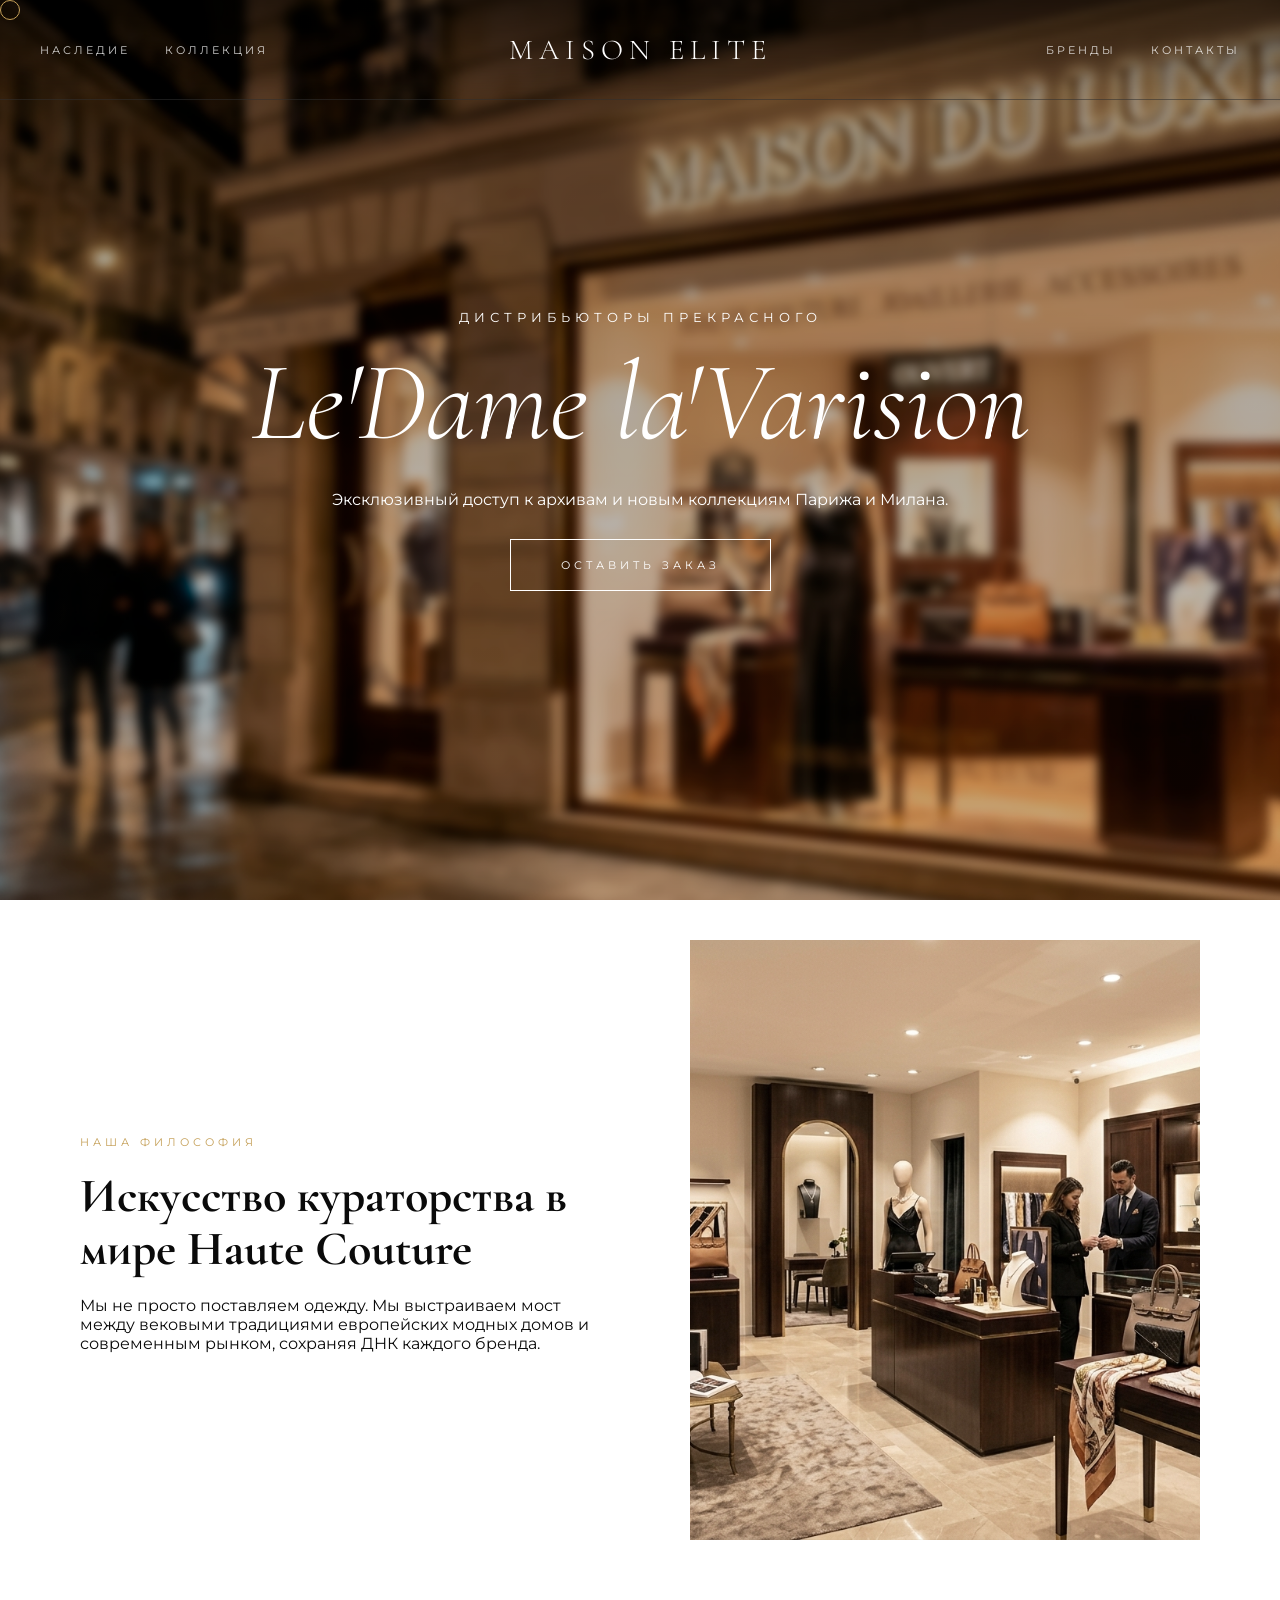
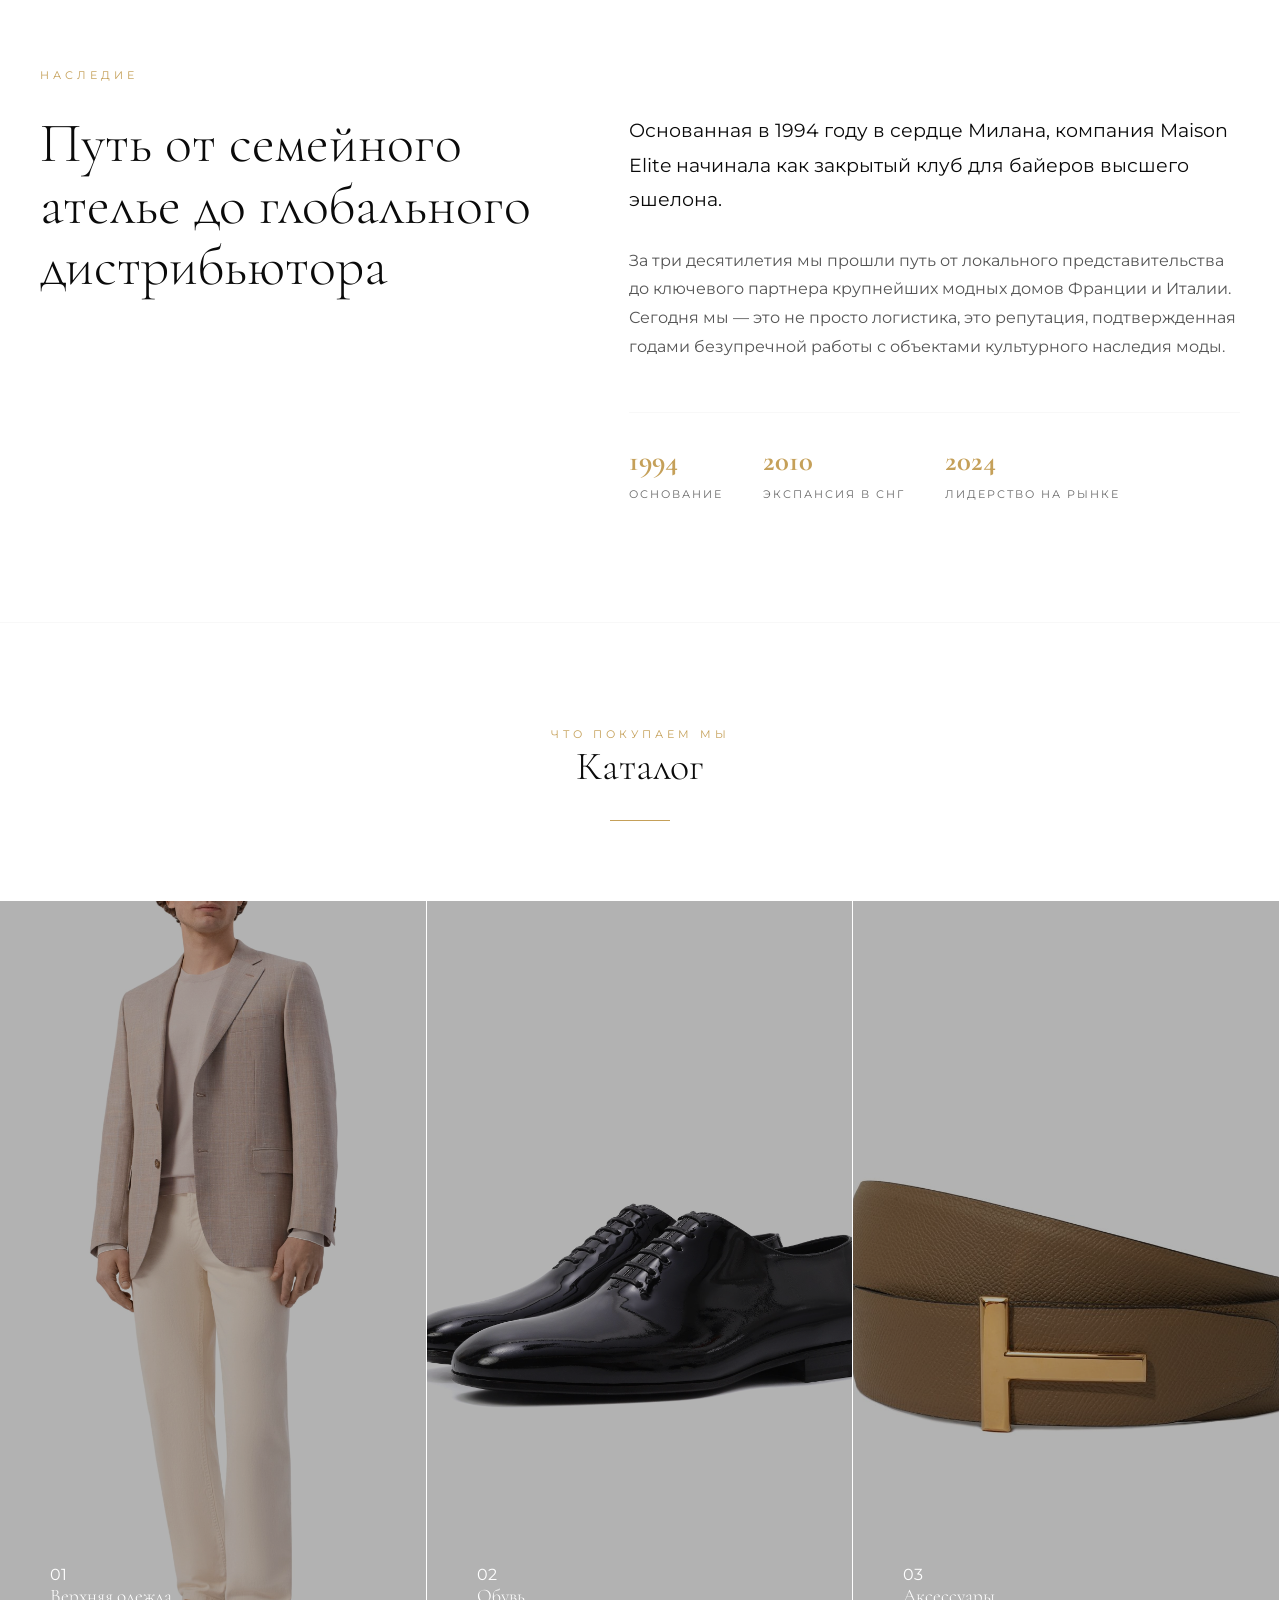
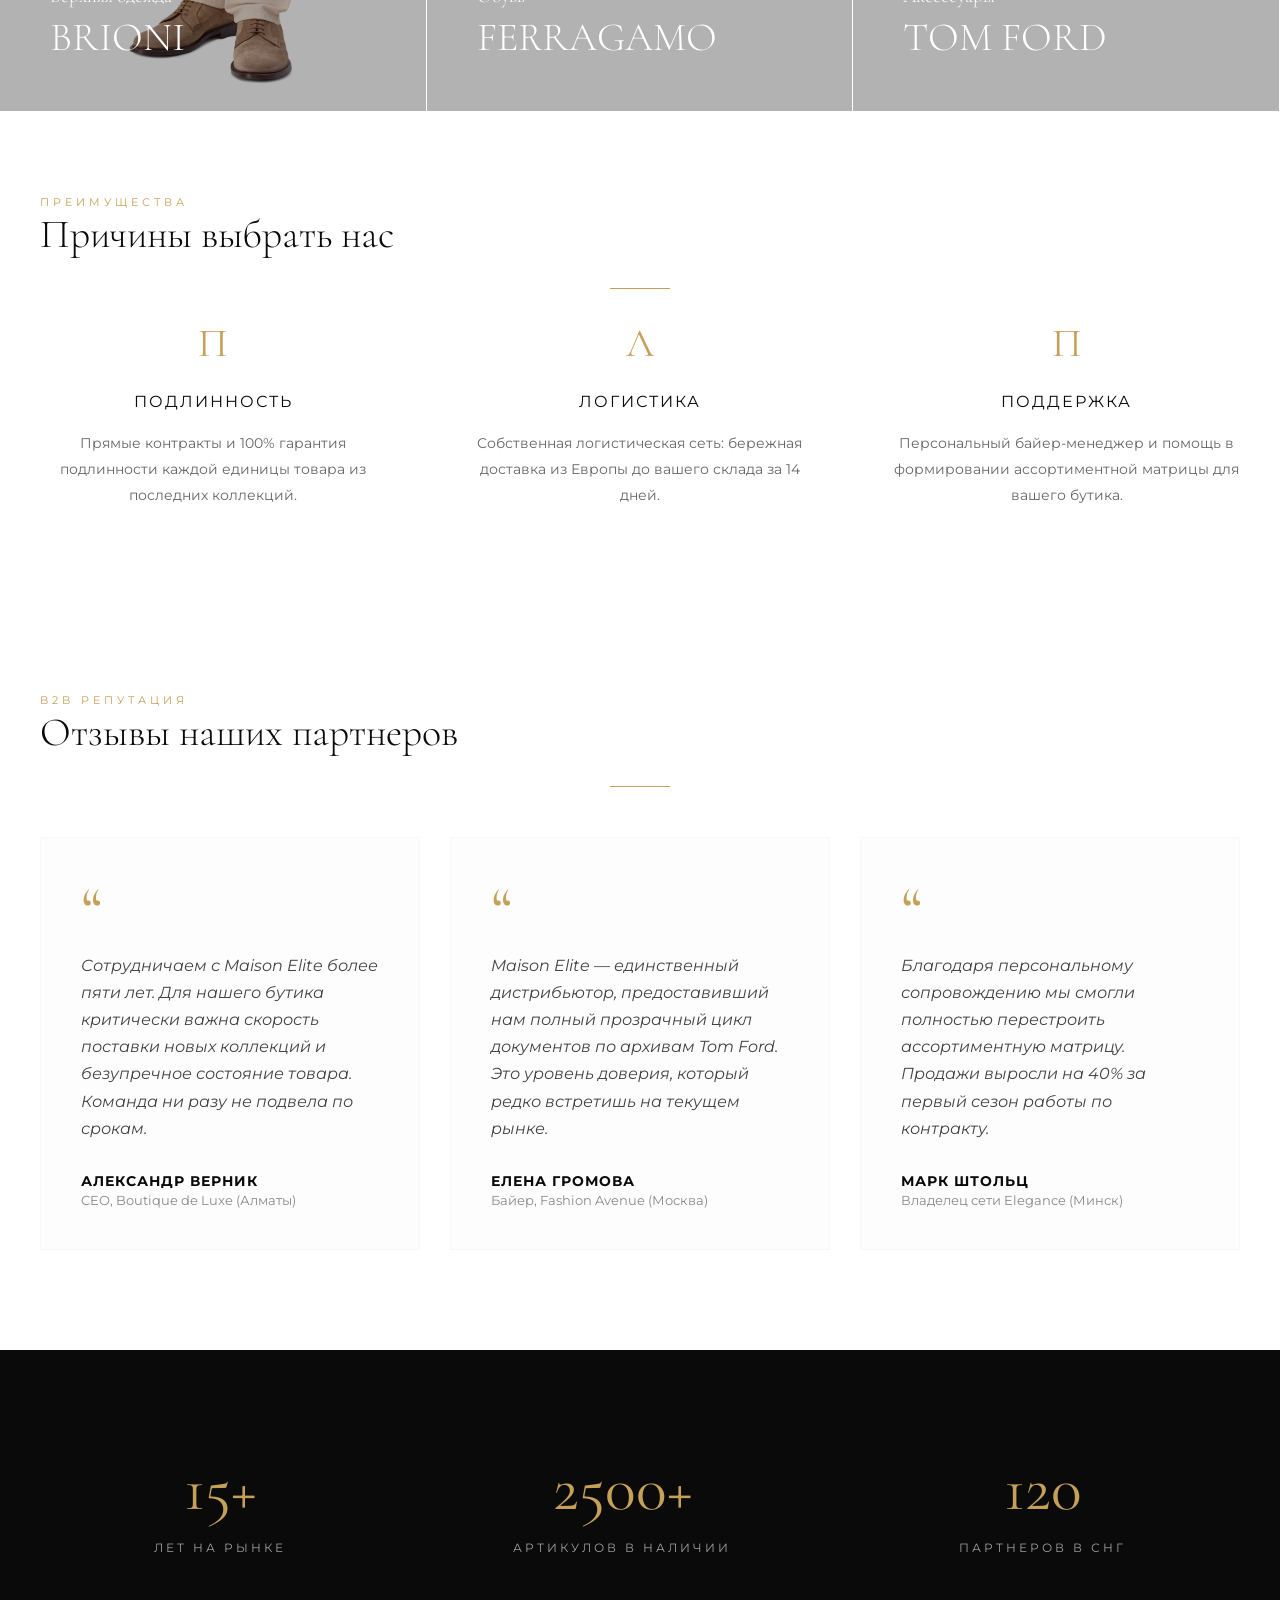
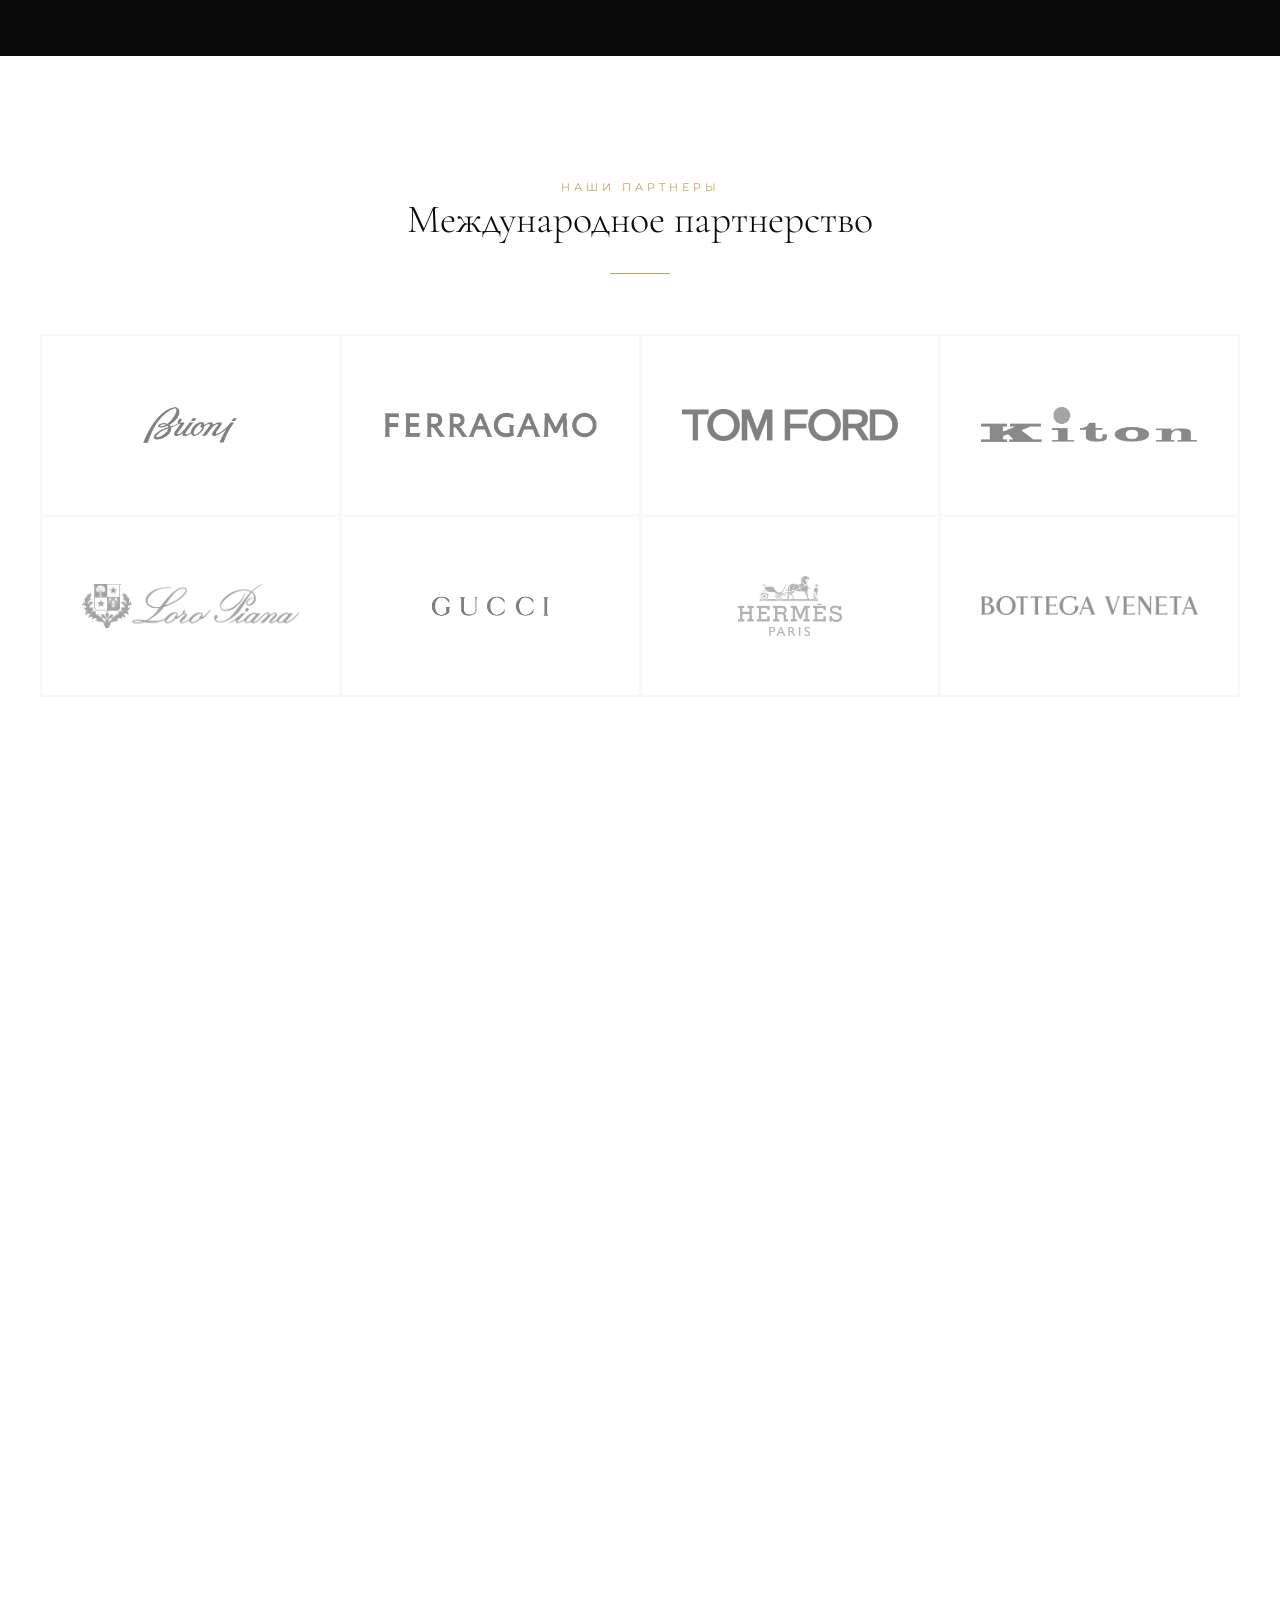
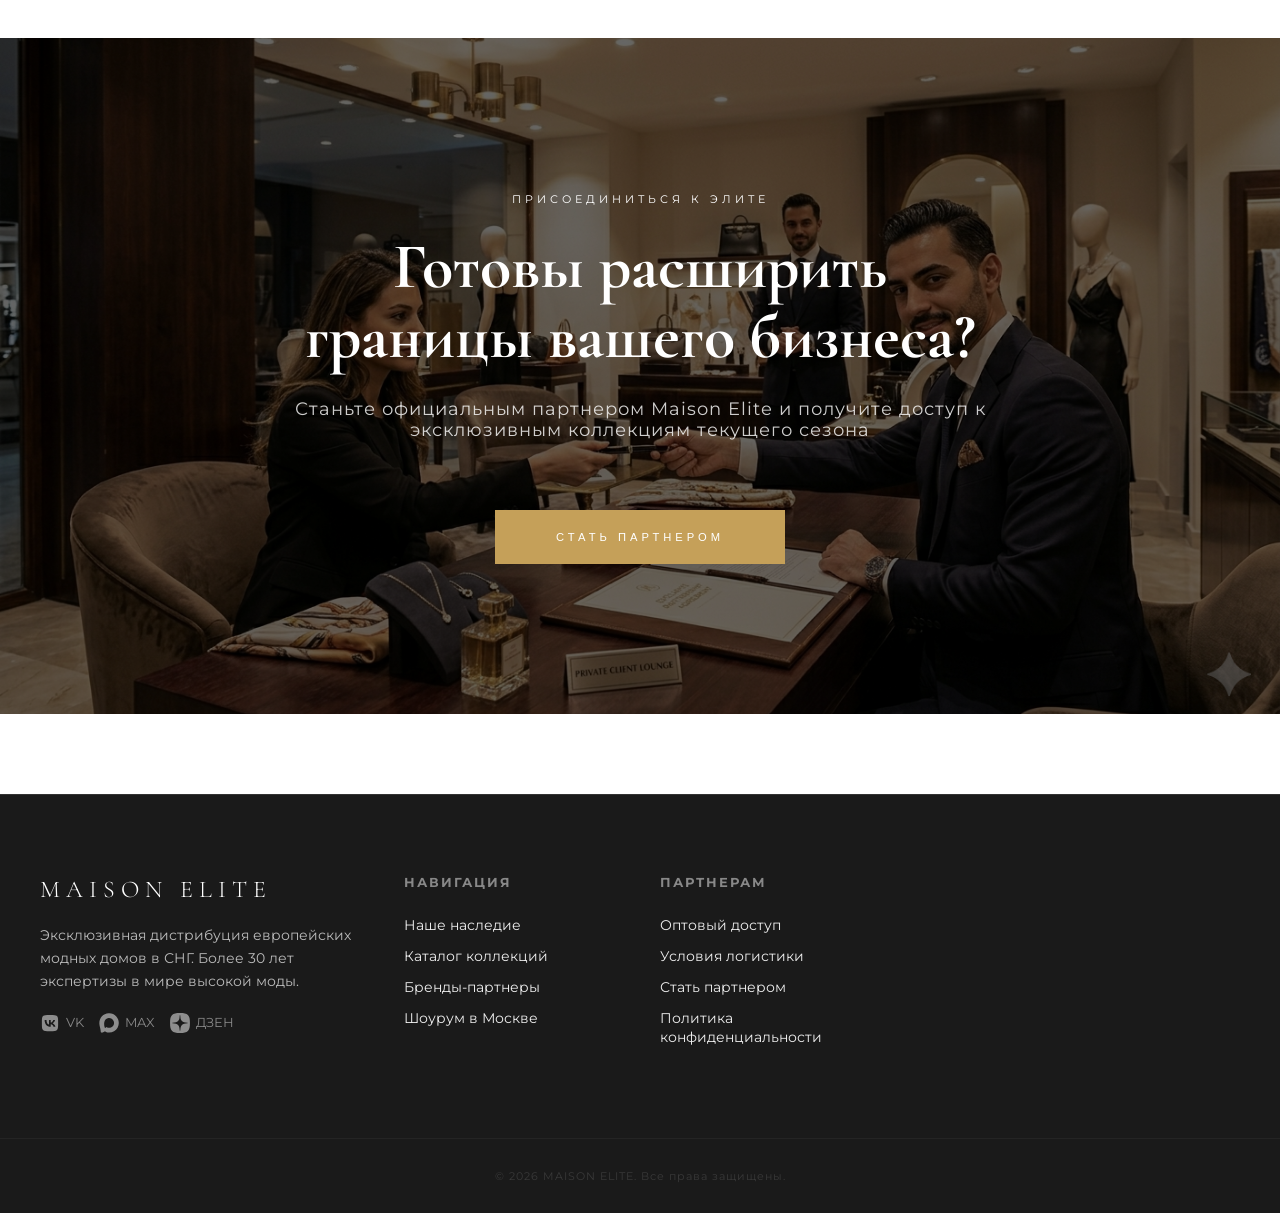
<file: index.html>
<!DOCTYPE html>
<html lang="ru">
<head>
    <meta charset="UTF-8">
    <meta name="viewport" content="width=device-width, initial-scale=1.0">
    <title>MAISON ELITE | Haute Couture Distribution</title>
    <link rel="stylesheet" href="css/style.css">
    <link href="https://fonts.googleapis.com/css2?family=Cormorant+Garamond:ital,wght@0,300;0,500;1,300&family=Montserrat:wght@200;300;400&display=swap" rel="stylesheet">
</head>
<body>

    <div class="cursor"></div>

<header class="header">
    <nav class="nav container">
        <div class="burger" id="burger">
            <span></span>
            <span></span>
        </div>

        <div class="nav-side nav-left-side">
            <a href="#heritage" class="nav-link">Наследие</a>
            <a href="#collections" class="nav-link">Коллекция</a>
        </div>
        
        <a href="#" class="logo">MAISON ELITE</a>
        
        <div class="nav-side nav-right-side">
            <a href="#brands" class="nav-link">Бренды</a>
            <a href="#contact-info" class="nav-link">Контакты</a>
        </div>

        <div class="mobile-menu" id="nav-menu">
            <a href="#heritage" class="nav-link">Наследие</a>
            <a href="#collections" class="nav-link">Коллекция</a>
            <a href="#brands" class="nav-link">Бренды</a>
            <a href="#contact-info" class="nav-link">Контакты</a>
        </div>
    </nav>
</header>

    <section class="hero">
        <div class="hero-bg"></div>
        <div class="hero-content">
            <span class="reveal-text">Дистрибьюторы прекрасного</span>
            <h1>Le'Dame la'Varision</h1>
            <p>Эксклюзивный доступ к архивам и новым коллекциям Парижа и Милана.</p>
            <a href="#contact" class="btn-outline">Оставить заказ</a>
        </div>
    </section>

    <section class="story container fade-in">
        <div class="story-grid">
            <div class="story-text">
                <span class="label">Наша философия</span>
                <h2>Искусство кураторства в мире Haute Couture</h2>
                <p>Мы не просто поставляем одежду. Мы выстраиваем мост между вековыми традициями европейских модных домов и современным рынком, сохраняя ДНК каждого бренда.</p>
            </div>
            <div class="story-image">
                <img src="img/showroom.png" alt="Fashion Atelier">
            </div>
        </div>
    </section>
    <section class="heritage fade-in" id="heritage">
        <div class="container">
            <div class="heritage-content">
                <span class="label">Наследие</span>
                <div class="heritage-grid">
                    <div class="heritage-title">
                        <h2>Путь от семейного ателье до глобального дистрибьютора</h2>
                    </div>
                    <div class="heritage-text">
                        <p class="lead">Основанная в 1994 году в сердце Милана, компания Maison Elite начинала как закрытый клуб для байеров высшего эшелона.</p>
                        <p>За три десятилетия мы прошли путь от локального представительства до ключевого партнера крупнейших модных домов Франции и Италии. Сегодня мы — это не просто логистика, это репутация, подтвержденная годами безупречной работы с объектами культурного наследия моды.</p>
                        <div class="heritage-years">
                            <div class="year-item">
                                <strong>1994</strong>
                                <span>Основание</span>
                            </div>
                            <div class="year-item">
                                <strong>2010</strong>
                                <span>Экспансия в СНГ</span>
                            </div>
                            <div class="year-item">
                                <strong>2024</strong>
                                <span>Лидерство на рынке</span>
                            </div>
                        </div>
                    </div>
                </div>
            </div>
        </div>
    </section>

    <section class="catalog-header container fade-in">
        <div class="section-title">
            <span class="label">ЧТО ПОКУПАЕМ МЫ</span>
            <h2>Каталог</h2>
            <div class="line"></div>
        </div>
    </section>

    <section id="collections" class="collections">
        <div class="collection-item">
            <div class="col-info">
                <span>01</span>
                <h2>Верхняя одежда</h2>
                <h3>Brioni</h3>
            </div>
            <div class="col-img" style="background-image: url('img/BrioniCostume01.jpg');"></div>
        </div>
        <div class="collection-item">
            <div class="col-info">
                <span>02</span>
                <h2>Обувь</h2>
                <h3>Ferragamo</h3>
            </div>
            <div class="col-img" style="background-image: url('img/FerragamoShoes.jpg');"></div>
        </div>
        <div class="collection-item">
            <div class="col-info">
                <span>03</span>
                <h2>Аксессуары</h2>
                <h3>Tom Ford</h3>
            </div>
            <div class="col-img" style="background-image: url('img/TomFortUdavka.jpg');"></div>
        </div>
    </section>

    <section class="services container fade-in">
                <div class="section-title">
            <span class="label">Преимущества</span>
            <h2>Причины выбрать нас</h2>
            <div class="line"></div>
        </div>
        <div class="services-grid">
            <div class="service-card">
                <span class="service-icon">П</span>
                <h4>Подлинность</h4>
                <p>Прямые контракты и 100% гарантия подлинности каждой единицы товара из последних коллекций.</p>
            </div>
            <div class="service-card">
                <span class="service-icon">Л</span>
                <h4>Логистика</h4>
                <p>Собственная логистическая сеть: бережная доставка из Европы до вашего склада за 14 дней.</p>
            </div>
            <div class="service-card">
                <span class="service-icon">П</span>
                <h4>Поддержка</h4>
                <p>Персональный байер-менеджер и помощь в формировании ассортиментной матрицы для вашего бутика.</p>
            </div>
        </div>
    </section>
    <section class="testimonials container fade-in">
        <div class="section-title">
            <span class="label">B2B Репутация</span>
            <h2>Отзывы наших партнеров</h2>
            <div class="line"></div>
        </div>
        <div class="testimonials-grid">
            <div class="testimonial-card">
                <div class="quote-icon">“</div>
                <p class="testimonial-text">Сотрудничаем с Maison Elite более пяти лет. Для нашего бутика критически важна скорость поставки новых коллекций и безупречное состояние товара. Команда ни разу не подвела по срокам.</p>
                <div class="testimonial-author">
                    <strong>Александр Верник</strong>
                    <span>CEO, Boutique de Luxe (Алматы)</span>
                </div>
            </div>

            <div class="testimonial-card">
                <div class="quote-icon">“</div>
                <p class="testimonial-text">Maison Elite — единственный дистрибьютор, предоставивший нам полный прозрачный цикл документов по архивам Tom Ford. Это уровень доверия, который редко встретишь на текущем рынке.</p>
                <div class="testimonial-author">
                    <strong>Елена Громова</strong>
                    <span>Байер, Fashion Avenue (Москва)</span>
                </div>
            </div>

            <div class="testimonial-card">
                <div class="quote-icon">“</div>
                <p class="testimonial-text">Благодаря персональному сопровождению мы смогли полностью перестроить ассортиментную матрицу. Продажи выросли на 40% за первый сезон работы по контракту.</p>
                <div class="testimonial-author">
                    <strong>Марк Штольц</strong>
                    <span>Владелец сети Elegance (Минск)</span>
                </div>
            </div>
        </div>
    </section>
    <section class="stats fade-in">
        <div class="container stats-wrapper">
            <div class="stat-item">
                <span class="stat-num">15+</span>
                <span class="stat-desc">Лет на рынке</span>
            </div>
            <div class="stat-item">
                <span class="stat-num">2500+</span>
                <span class="stat-desc">Артикулов в наличии</span>
            </div>
            <div class="stat-item">
                <span class="stat-num">120</span>
                <span class="stat-desc">Партнеров в СНГ</span>
            </div>
        </div>
    </section>

    <section class="brands container fade-in" id="brands">
        <div class="section-title">
            <span class="label">Наши партнеры</span>
            <h2>Международное партнерство</h2>
            <div class="line"></div>
        </div>
        <div class="brand-grid">
            <div class="brand-item">
                <img src="img/Logos/BrioniLogo.png" alt="Brioni" class="brand-logo">
            </div>
            <div class="brand-item">
                <img src="img/Logos/FerragamoLogo.png" alt="Ferragamo" class="brand-logo">
            </div>
            <div class="brand-item">
                <img src="img/Logos/TomFortLogo.png" alt="Tom Ford" class="brand-logo">
            </div>
            <div class="brand-item">
                <img src="img/Logos/KitonLogo.png" alt="Kiton" class="brand-logo">
            </div>
            <div class="brand-item">
                <img src="img/Logos/LoroPianaLogo.png" alt="Loro Piana" class="brand-logo">
            </div>
            <div class="brand-item">
                <img src="img/Logos/GucciLogo.png" alt="Gucci" class="brand-logo">
            </div>
            <div class="brand-item">
                <img src="img/Logos/LogoHermes.png" alt="Hermes" class="brand-logo">
            </div>
            <div class="brand-item">
                <img src="img/Logos/BottegaVenetaLogo.png" alt="Bottega Veneta" class="brand-logo">
            </div>
        </div>
    </section>
    <section id="contact-info" class="contacts container fade-in">
        <div class="contacts-grid">
            <div class="contacts-details">
                <span class="label">ШОУРУМ</span>
                <h2>Ждем вас в Москве</h2>
                <div class="contact-item-box">
                    <strong>Адрес</strong>
                    <p>ТЦ «Европолис», просп. Мира, 211, корп. 2, Москва</p>
                </div>
                <div class="contact-item-box">
                    <strong>Режим работы</strong>
                    <p>Ежедневно с 11:00 до 22:00</p>
                </div>
                <div class="contact-item-box">
                    <strong>Связь</strong>
                    <p><a href="tel:+79990000000" class="contact-links-new">+7 (999) 000-00-00</a><br><a href="mailto:concierge@maison-elite.ru" class="contact-links-new">concierge@maison-elite.ru</a></p>
                </div>
            </div>
            <div class="map-wrapper">
                <div id="map" style="width: 100%; height: 100%;">
                    <script type="text/javascript" charset="utf-8" async src="https://api-maps.yandex.ru/services/constructor/1.0/js/?um=constructor%3A1226c06dd0ace6f4ce10243c6770631262b937975e9dd9e2a458d444d99174b7&amp;width=1025&amp;height=500&amp;lang=ru_RU&amp;scroll=true"></script>
                </div>
            </div>
        </div>
    </section>
    <section class="cta-section fade-in">
    <div class="cta-bg" style="background-image: url('img/cta_bg.png');"></div>
    <div class="container cta-content">
        <span class="label" style="color: var(--white);">Присоединиться к элите</span>
        <h2>Готовы расширить границы вашего бизнеса?</h2>
        <p>Станьте официальным партнером Maison Elite и получите доступ к эксклюзивным коллекциям текущего сезона</p>
        <button id="open-modal" class="btn-outline main-cta">
            Стать партнером
        </button>
    </div>
</section>
<footer class="footer">
        <div class="container footer-content">
            <div class="footer-column info">
                <a href="#" class="logo">MAISON ELITE</a>
                <p>Эксклюзивная дистрибуция европейских модных домов в СНГ. Более 30 лет экспертизы в мире высокой моды.</p>
                <div class="social-links">
                    <a href="#"><img src="img/vk.svg" alt="VK" width="20" height="20">VK</a>
                    <a href="#"><img src="img/max.svg" alt="MAX" width="20" height="20">MAX</a>
                    <a href="#"><img src="img/dzen.svg" alt="Дзен" width="20" height="20">Дзен</a>
                </div>
            </div>

            <div class="footer-column links">
                <h4>Навигация</h4>
                <ul>
                    <li><a href="#heritage">Наше наследие</a></li>
                    <li><a href="#collections">Каталог коллекций</a></li>
                    <li><a href="#brands">Бренды-партнеры</a></li>
                    <li><a href="#contact-info">Шоурум в Москве</a></li>
                </ul>
            </div>

            <div class="footer-column links">
                <h4>Партнерам</h4>
                <ul>
                    <li><a href="#contact">Оптовый доступ</a></li>
                    <li><a href="#">Условия логистики</a></li>
                    <li><a href="#">Стать партнером</a></li>
                    <li><a href="#">Политика конфиденциальности</a></li>
                </ul>
            </div>
        </div>

        <div class="footer-bottom">
            <div class="container">
                <p>&copy; 2026 MAISON ELITE. Все права защищены.</p>
            </div>
        </div>
    </footer>

    <div class="modal-overlay" id="modal-overlay">
    <div class="modal-content">
        <button class="modal-close" id="modal-close">&times;</button>
        <span class="label">Форма регистрации</span>
        <h2 style="font-family: var(--serif); margin-bottom: 30px;">Стать партнером</h2>
        
        <form class="modal-form">
            <input type="text" placeholder="Фамилия" required>
            <input type="text" placeholder="Имя" required>
            <input type="text" placeholder="Отчество" required>
            <input type="email" placeholder="Электронная почта" required>
            <input type="text" placeholder="ОГРН или номер ИП" required>
            
            <div class="checkbox-wrapper">
                <input type="checkbox" id="fz152" required>
                <label for="fz152">Согласен на обработку <a href="/maisonelite.github.io/privacy.html">персональных данных</a> (152-ФЗ)</label>
            </div>
            
            <button type="submit" class="btn-outline" style="background: var(--black); width: 100%;">Отправить данные</button>
        </form>
    </div>
</div>
</body>
    <script src="js/script.js"></script>
</html>
</file>
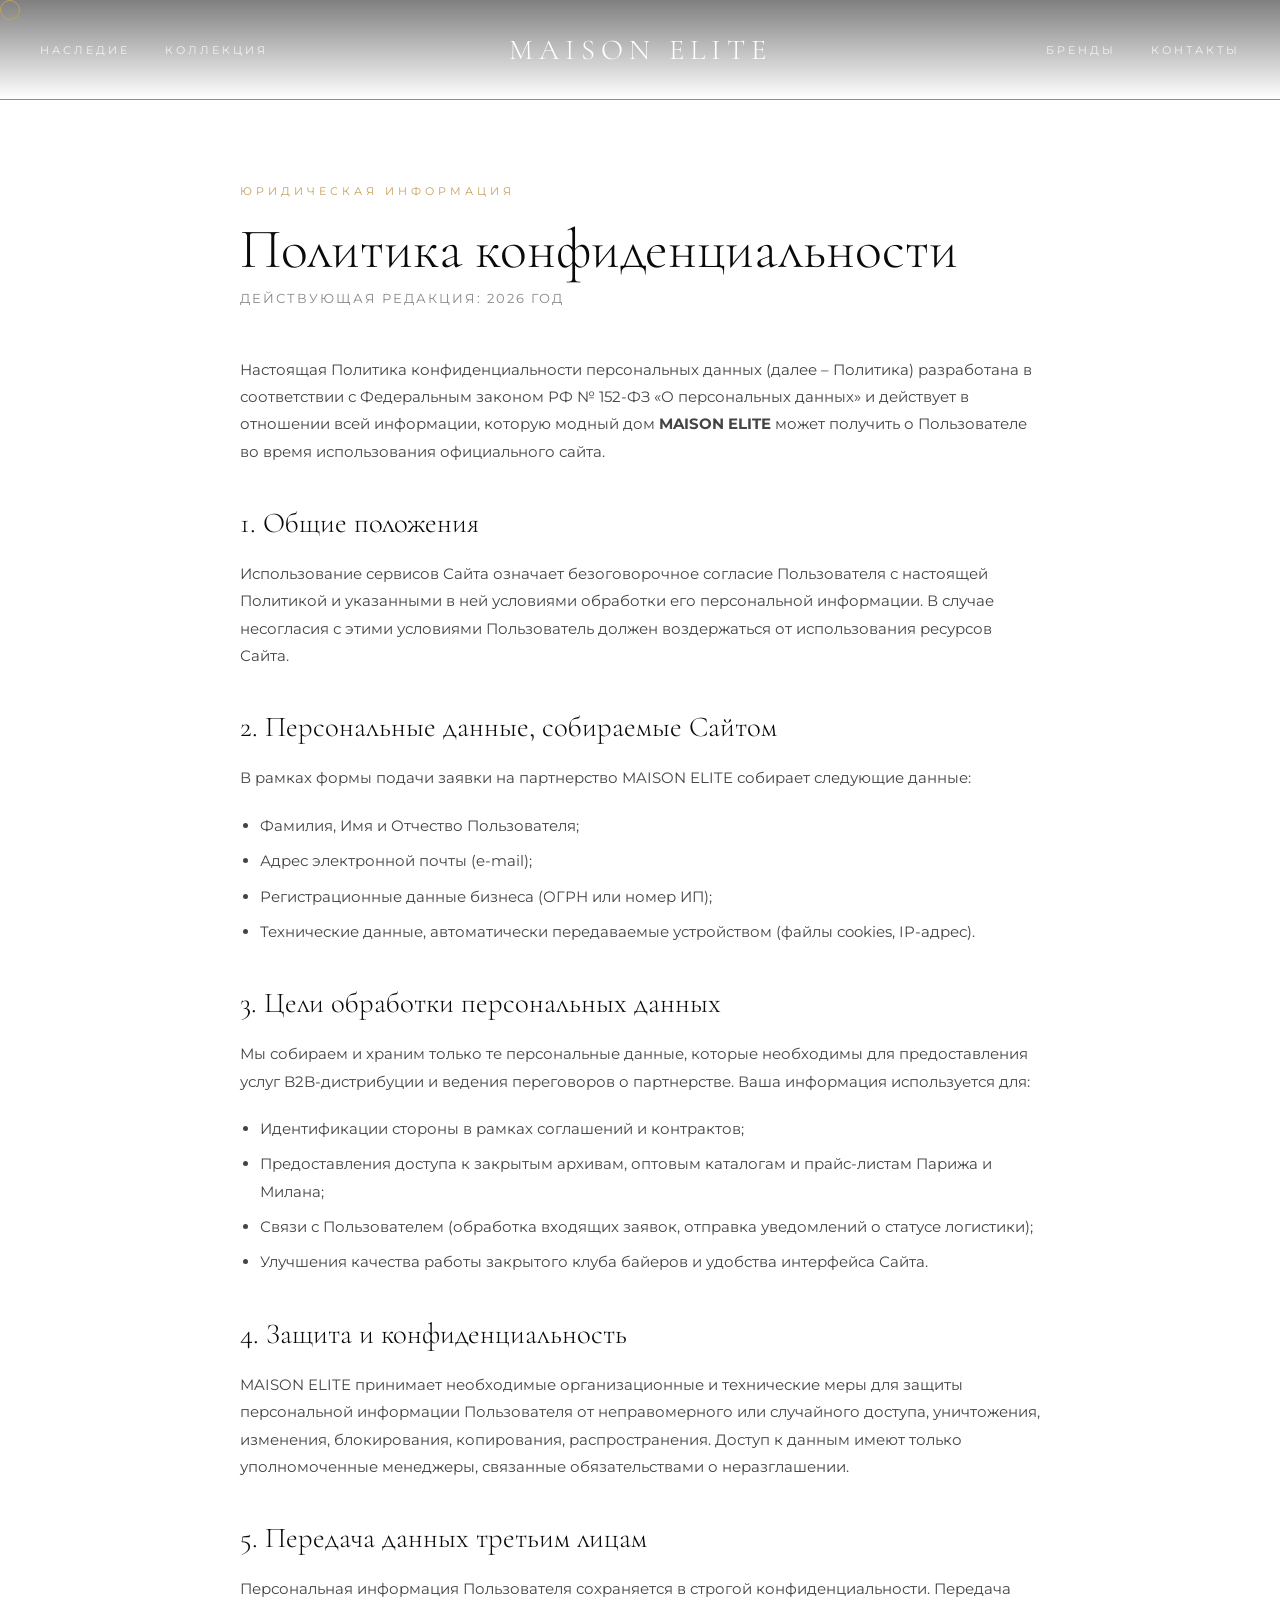
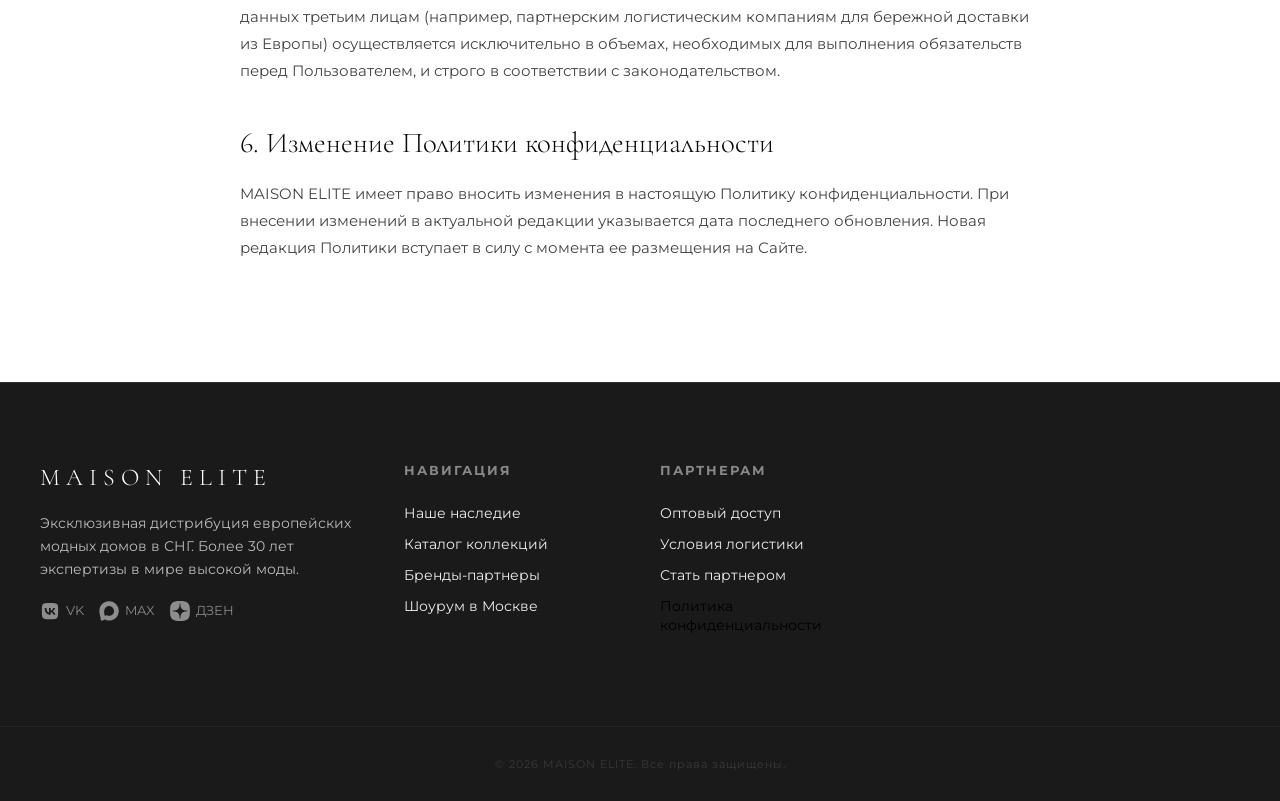
<file: privacy.html>
<!DOCTYPE html>
<html lang="ru">
<head>
    <meta charset="UTF-8">
    <meta name="viewport" content="width=device-width, initial-scale=1.0">
    <title>Политика конфиденциальности | MAISON ELITE</title>
    <link rel="stylesheet" href="css/style.css">
    <link href="https://fonts.googleapis.com/css2?family=Cormorant+Garamond:ital,wght@0,300;0,500;1,300&family=Montserrat:wght@200;300;400&display=swap" rel="stylesheet">
    <style>
        /* Специфичные стили для текстовой страницы, чтобы не засорять основной CSS */
        .legal-page {
            padding: 180px 0 100px; /* Отступ сверху с учетом фиксированной шапки */
            background-color: var(--white);
        }
        .legal-container {
            max-width: 800px; /* Суженная колонка для удобного чтения длинного текста */
            margin: 0 auto;
        }
        .legal-header h1 {
            font-family: var(--serif);
            font-size: 3.5rem;
            font-weight: 300;
            margin: 20px 0 10px;
            line-height: 1.1;
        }
        .legal-meta {
            font-size: 0.8rem;
            color: #888;
            text-transform: uppercase;
            letter-spacing: 2px;
            margin-bottom: 50px;
        }
        .legal-content h3 {
            font-family: var(--serif);
            font-size: 1.8rem;
            font-weight: 300;
            margin: 40px 0 20px;
            color: var(--black);
        }
        .legal-content p {
            font-size: 0.95rem;
            line-height: 1.8;
            color: #444;
            margin-bottom: 20px;
        }
        .legal-content ul {
            margin-bottom: 20px;
            padding-left: 20px;
        }
        .legal-content li {
            font-size: 0.95rem;
            line-height: 1.8;
            color: #444;
            margin-bottom: 8px;
        }
        @media (max-width: 768px) {
            .legal-page { padding-top: 140px; }
            .legal-header h1 { font-size: 2.5rem; }
        }
    </style>
</head>
<body>

    <div class="cursor"></div>

    <header class="header">
        <nav class="nav container">
            <div class="burger" id="burger">
                <span></span>
                <span></span>
            </div>

            <div class="nav-side nav-left-side">
                <a href="index.html#heritage" class="nav-link">Наследие</a>
                <a href="index.html#collections" class="nav-link">Коллекция</a>
            </div>
            
            <a href="index.html" class="logo">MAISON ELITE</a>
            
            <div class="nav-side nav-right-side">
                <a href="index.html#brands" class="nav-link">Бренды</a>
                <a href="index.html#contact-info" class="nav-link">Контакты</a>
            </div>

            <div class="mobile-menu" id="nav-menu">
                <a href="index.html#heritage" class="nav-link">Наследие</a>
                <a href="index.html#collections" class="nav-link">Коллекция</a>
                <a href="index.html#brands" class="nav-link">Бренды</a>
                <a href="index.html#contact-info" class="nav-link">Контакты</a>
            </div>
        </nav>
    </header>

    <section class="legal-page container">
        <div class="legal-container">
            <div class="legal-header">
                <span class="label">Юридическая информация</span>
                <h1>Политика конфиденциальности</h1>
                <div class="legal-meta">Действующая редакция: 2026 год</div>
                <div class="line" style="margin: 0 0 40px 0;"></div>
            </div>

            <div class="legal-content">
                <p>Настоящая Политика конфиденциальности персональных данных (далее – Политика) разработана в соответствии с Федеральным законом РФ № 152-ФЗ «О персональных данных» и действует в отношении всей информации, которую модный дом <strong>MAISON ELITE</strong> может получить о Пользователе во время использования официального сайта.</p>

                <h3>1. Общие положения</h3>
                <p>Использование сервисов Сайта означает безоговорочное согласие Пользователя с настоящей Политикой и указанными в ней условиями обработки его персональной информации. В случае несогласия с этими условиями Пользователь должен воздержаться от использования ресурсов Сайта.</p>

                <h3>2. Персональные данные, собираемые Сайтом</h3>
                <p>В рамках формы подачи заявки на партнерство MAISON ELITE собирает следующие данные:</p>
                <ul>
                    <li>Фамилия, Имя и Отчество Пользователя;</li>
                    <li>Адрес электронной почты (e-mail);</li>
                    <li>Регистрационные данные бизнеса (ОГРН или номер ИП);</li>
                    <li>Технические данные, автоматически передаваемые устройством (файлы cookies, IP-адрес).</li>
                </ul>

                <h3>3. Цели обработки персональных данных</h3>
                <p>Мы собираем и храним только те персональные данные, которые необходимы для предоставления услуг B2B-дистрибуции и ведения переговоров о партнерстве. Ваша информация используется для:</p>
                <ul>
                    <li>Идентификации стороны в рамках соглашений и контрактов;</li>
                    <li>Предоставления доступа к закрытым архивам, оптовым каталогам и прайс-листам Парижа и Милана;</li>
                    <li>Связи с Пользователем (обработка входящих заявок, отправка уведомлений о статусе логистики);</li>
                    <li>Улучшения качества работы закрытого клуба байеров и удобства интерфейса Сайта.</li>
                </ul>

                <h3>4. Защита и конфиденциальность</h3>
                <p>MAISON ELITE принимает необходимые организационные и технические меры для защиты персональной информации Пользователя от неправомерного или случайного доступа, уничтожения, изменения, блокирования, копирования, распространения. Доступ к данным имеют только уполномоченные менеджеры, связанные обязательствами о неразглашении.</p>

                <h3>5. Передача данных третьим лицам</h3>
                <p>Персональная информация Пользователя сохраняется в строгой конфиденциальности. Передача данных третьим лицам (например, партнерским логистическим компаниям для бережной доставки из Европы) осуществляется исключительно в объемах, необходимых для выполнения обязательств перед Пользователем, и строго в соответствии с законодательством.</p>

                <h3>6. Изменение Политики конфиденциальности</h3>
                <p>MAISON ELITE имеет право вносить изменения в настоящую Политику конфиденциальности. При внесении изменений в актуальной редакции указывается дата последнего обновления. Новая редакция Политики вступает в силу с момента ее размещения на Сайте.</p>
            </div>
        </div>
    </section>

    <footer class="footer">
        <div class="container footer-content">
            <div class="footer-column info">
                <a href="#" class="logo">MAISON ELITE</a>
                <p>Эксклюзивная дистрибуция европейских модных домов в СНГ. Более 30 лет экспертизы в мире высокой моды.</p>
                <div class="social-links">
                    <a href="#"><img src="img/vk.svg" alt="VK" width="20" height="20">VK</a>
                    <a href="#"><img src="img/max.svg" alt="MAX" width="20" height="20">MAX</a>
                    <a href="#"><img src="img/dzen.svg" alt="Дзен" width="20" height="20">Дзен</a>
                </div>
            </div>

            <div class="footer-column links">
                <h4>Навигация</h4>
                <ul>
                    <li><a href="index.html#heritage">Наше наследие</a></li>
                    <li><a href="index.html#collections">Каталог коллекций</a></li>
                    <li><a href="index.html#brands">Бренды-партнеры</a></li>
                    <li><a href="index.html#contact-info">Шоурум в Москве</a></li>
                </ul>
            </div>

            <div class="footer-column links">
                <h4>Партнерам</h4>
                <ul>
                    <li><a href="index.html#contact">Оптовый доступ</a></li>
                    <li><a href="#">Условия логистики</a></li>
                    <li><a href="index.html#open-modal">Стать партнером</a></li>
                    <li><a href="/maisonelite.github.io/privacy.html" style="color: black; text-decoration: none; font-size: 0.9rem; transition: color 0.3s;">Политика конфиденциальности</a></li>
                </ul>
            </div>
        </div>

        <div class="footer-bottom">
            <div class="container">
                <p>&copy; 2026 MAISON ELITE. Все права защищены.</p>
            </div>
        </div>
    </footer>

    <script src="js/script.js"></script>
</body>
</html>
</file>
<file: css/style.css>
:root {
    --black: #0a0a0a;
    --white: #ffffff;
    --gold: #c5a059;
    --gray: #f8f8f8;
    --border: rgba(0,0,0,0.1);
    --serif: 'Cormorant Garamond', serif;
    --sans: 'Montserrat', sans-serif;
}

* {
    margin: 0;
    padding: 0;
    box-sizing: border-box;
    cursor: none;
}

html {
    scroll-behavior: smooth;
}

body {
    background-color: var(--white);
    color: var(--black);
    font-family: var(--sans);
    overflow-x: hidden;
}

.container {
    max-width: 1400px;
    margin: 0 auto;
    padding: 0 40px;
}

/* Custom Cursor */
/* Обновленный базовый стиль курсора */
.cursor {
    width: 20px;
    height: 20px;
    border: 1px solid var(--gold);
    border-radius: 50%;
    position: fixed;
    pointer-events: none;
    z-index: 9999; 
    transition: transform 0.1s ease, width 0.3s ease, height 0.3s ease, background 0.3s ease;
    transform: translate3d(0, 0, 0);
}

/* Эффект при наведении на ссылки */
.cursor-active {
    width: 50px;
    height: 50px;
    background: rgba(197, 160, 89, 0.1); /* Легкий золотистый фон */
    border-color: var(--gold);
    transform: translate3d(-15px, -15px, 0); /* Центрируем увеличившийся круг */
}

/* Header */
.header {
    height: 100px;
    display: flex;
    align-items: center;
    position: fixed;
    width: 100%;
    z-index: 1000;
    border-bottom: 1px solid rgba(255,255,255,0.1);
    background: linear-gradient(to bottom, rgba(0,0,0,0.5), transparent);
}

/* Навигация десктоп */
.nav {
    display: flex;
    justify-content: space-between;
    align-items: center;
    width: 100%;
}
.nav-side {
    display: flex;
    align-items: center;
    flex: 1; /* Распределяет пространство поровну слева и справа */
}

.nav-right-side {
    justify-content: flex-end; /* Прижимает правые ссылки к правому краю */
}

.nav-left-side .nav-link {
    padding-left: 0;
    padding-right: 35px; /* Отступ справа для левых ссылок */
}

.nav-right-side .nav-link {
    padding-left: 35px; /* Отступ слева для правых ссылок */
}

.logo {
    font-family: var(--serif);
    font-size: 1.8rem;
    letter-spacing: 6px;
    text-decoration: none;
    color: var(--white);
    font-weight: 300;
}

.nav-link {
    color: var(--white);
    text-decoration: none;
    text-transform: uppercase;
    font-size: 0.7rem;
    letter-spacing: 3px;
    opacity: 0.8;
    transition: 0.3s;
    padding-left: 35px;
}

.nav-link:hover { opacity: 1; }

/* Базовые правки навигации */
.burger {
    display: none;
    cursor: pointer;
    flex-direction: column;
    gap: 6px;
    z-index: 1001;
}

.burger span {
    display: block;
    width: 25px;
    height: 1px;
    background-color: #fff;
    transition: 0.3s;
}

.mobile-menu {
    display: none;
}

/* Адаптив (992px и ниже) */
@media (max-width: 992px) {
    .nav-left-side, .nav-right-side {
        display: none; /* Скрываем раздельные части */
    }

    .burger {
        display: flex;
        order: 1;
    }

    .logo {
        order: 2;
        margin: 0 auto;
        transform: translateX(-20px); /* Компенсация ширины бургера для центровки */
    }

    .mobile-menu {
        display: flex;
        position: fixed;
        top: 0;
        right: -100%;
        width: 100%;
        height: 100vh;
        background: var(--black);
        flex-direction: column;
        align-items: center;
        justify-content: center;
        gap: 30px;
        transition: 0.5s cubic-bezier(0.16, 1, 0.3, 1);
        z-index: 1000;
    }

    .mobile-menu.active {
        right: 0;
    }

    .mobile-menu .nav-link {
        font-size: 1.5rem;
        padding: 0;
        opacity: 1;
        font-family: var(--serif);
    }
}

/* Hero */
.hero {
    height: 100vh;
    display: flex;
    align-items: center;
    justify-content: center;
    text-align: center;
    color: var(--white);
    position: relative;
    overflow: hidden;
}

.hero-bg {
    position: absolute;
    top: 0; left: 0; width: 100%; height: 100%;
    background: linear-gradient(rgba(0,0,0,0.4), rgba(0,0,0,0.2)), 
                url('../img/main.png') no-repeat center center/cover;
    transform: scale(1.1);
}

.hero-content {
    position: relative;
    z-index: 2;
}

.hero-content h1 {
    font-family: var(--serif);
    font-size: clamp(3rem, 10vw, 7rem);
    font-weight: 300;
    font-style: italic;
    margin-bottom: 20px;
}

.reveal-text {
    display: block;
    text-transform: uppercase;
    letter-spacing: 5px;
    font-size: 0.8rem;
    margin-bottom: 10px;
}

.btn-outline {
    margin-top: 30px;
    display: inline-block;
    padding: 18px 50px;
    border: 1px solid var(--white);
    color: var(--white);
    text-decoration: none;
    text-transform: uppercase;
    font-size: 0.7rem;
    letter-spacing: 4px;
    transition: 0.4s;
}

.btn-outline:hover {
    background: var(--white);
    color: var(--black);
}

/* Story Section */
.story {
    padding-top: 40px;
    padding-left: 80px;
    padding-right: 80px;
}

.story-grid {
    display: grid;
    grid-template-columns: 1fr 1fr;
    gap: 100px;
    align-items: center;
}

.story-text h2 {
    font-family: var(--serif);
    font-size: 3rem;
    line-height: 1.1;
    margin: 20px 0;
}

.label {
    text-transform: uppercase;
    font-size: 0.7rem;
    color: var(--gold);
    letter-spacing: 4px;
}

.story-image img {
    width: 100%;
    height: 600px;
    object-fit: cover;
    filter: grayscale(20%);
}

/* Catalog Header */
.catalog-header {
    padding: 100px 40px 50px;
    text-align: center;
}

/* Collections Grid */
.collections {
    display: flex;
    height: 90vh;
}

.collection-item {
    flex: 1;
    position: relative;
    overflow: hidden;
    border-right: 1px solid rgba(255,255,255,0.1);
    transition: all 0.8s cubic-bezier(0.16, 1, 0.3, 1);
}

.collection-item:hover { flex: 1.5; }

.col-img {
    position: absolute;
    width: 100%; height: 100%;
    background-size: cover;
    background-position: center;
    filter: brightness(0.7);
    transition: 1.2s;
}

.collection-item:hover .col-img { transform: scale(1.05); filter: brightness(0.9); }

.col-info {
    position: absolute;
    bottom: 50px; left: 50px;
    z-index: 10;
    color: white;
}

.col-info h2 { font-family: var(--serif); font-size: 1.2rem; font-weight: 300; margin-bottom: 5px; }
.col-info h3 { font-family: var(--serif); font-size: 2.5rem; font-weight: 300; text-transform: uppercase; }

/* Services Section */
.services {
    padding: 80px 40px;
}

.services-grid {
    display: grid;
    grid-template-columns: repeat(3, 1fr);
    gap: 80px;
}

.service-card {
    text-align: center;
}

.service-icon {
    font-family: var(--serif);
    font-size: 2.5rem;
    color: var(--gold);
    margin-bottom: 25px;
    display: block;
}

.service-card h4 {
    text-transform: uppercase;
    letter-spacing: 2px;
    margin-bottom: 20px;
    font-weight: 400;
}

.service-card p {
    font-size: 0.9rem;
    color: #666;
    line-height: 1.8;
}

/* Stats Section */
.stats {
    background: var(--black);
    color: var(--white);
    padding: 100px 0;
}

.stats-wrapper {
    display: flex;
    justify-content: space-around;
}

.stat-item {
    text-align: center;
}

.stat-num {
    display: block;
    font-family: var(--serif);
    font-size: 4rem;
    color: var(--gold);
    margin-bottom: 10px;
}

.stat-desc {
    text-transform: uppercase;
    font-size: 0.75rem;
    letter-spacing: 3px;
    opacity: 0.6;
}

/* Brands */
.brands { padding: 120px 40px; text-align: center; }
.section-title h2 { font-family: var(--serif); font-size: 2.5rem; font-weight: 300; }
.section-title .line { width: 60px; height: 1px; background: var(--gold); margin: 30px auto; }

.brand-grid {
    display: grid;
    grid-template-columns: repeat(4, 1fr);
    margin-top: 60px;
}

.brand-item {
    padding: 60px 20px;
    border: 1px solid var(--gray);
    font-family: var(--serif);
    font-size: 1.1rem;
    color: #999;
    transition: 0.4s;
    letter-spacing: 2px;
}

.brand-item:hover { color: var(--black); background: var(--gray); }

/* Footer */
.footer {
    background-color: #1a1a1a;
    color: #fff;
    padding: 80px 0 30px;
    border-top: 1px solid #333;
}

.footer-content {
    display: grid;
    grid-template-columns: 1.5fr 1fr 1fr 1.5fr;
    gap: 40px;
    margin-bottom: 60px;
}

.footer-column h4 {
    font-family: 'Montserrat', sans-serif;
    font-size: 0.8rem;
    text-transform: uppercase;
    letter-spacing: 2px;
    margin-bottom: 25px;
    color: #888;
}

.footer-column .logo {
    font-size: 1.5rem;
    color: #fff;
    margin-bottom: 20px;
    display: block;
}

.footer-column p {
    font-size: 0.9rem;
    line-height: 1.6;
    color: #bbb;
}

.footer-column ul {
    list-style: none;
    padding: 0;
}

.footer-column ul li {
    margin-bottom: 12px;
}

.footer-column ul li a {
    color: #eee;
    text-decoration: none;
    font-size: 0.9rem;
    transition: color 0.3s;
}

.footer-column ul li a:hover {
    color: var(--gold, #c5a059); /* Если у вас есть переменная для золотого цвета */
}

.social-links {
    margin-top: 20px;
    display: flex;
    gap: 15px;
}

.social-links a {
    display: inline-flex;   /* Включаем flex для выравнивания содержимого ссылки */
    align-items: center;    /* Выравниваем иконку и текст строго по центру по вертикали */
    gap: 6px;               /* Задаем небольшой отступ между иконкой и текстом */
    color: #888;
    font-size: 0.8rem;
    text-decoration: none;
    text-transform: uppercase;
    transition: color 0.2s ease; /* Плавный переход цвета при наведении */
}

/* Стили для SVG-иконок внутри ссылок */
.social-links a img {
    width: 20px;
    height: 20px;
    /* Делает иконку белой, даже если исходный файл был темным */
    filter: brightness(0) invert(1); 
    /* Эффект полупрозрачности, чтобы иконка подходила под цвет текста #888 */
    opacity: 0.5; 
    transition: opacity 0.2s ease;
}

/* Эффект при наведении (опционально, для красоты) */
.social-links a:hover {
    color: #fff; /* Текст становится белым при наведении */
}

.social-links a:hover img {
    opacity: 1;  /* Иконка становится ярче при наведении */
}

.footer-bottom {
    border-top: 1px solid #333;
    padding-top: 30px;
    text-align: center;
    font-size: 0.8rem;
    color: #666;
}
/* Адаптив для футера */
@media (max-width: 992px) {
    .footer-content {
        grid-template-columns: 1fr 1fr;
    }
}

@media (max-width: 576px) {
    .footer-content {
        grid-template-columns: 1fr;
    }
}

.footer h3 { font-family: var(--serif); font-size: 2.5rem; font-weight: 300; margin-bottom: 15px; }

.contact-form {
    margin: 60px auto;
    max-width: 500px;
    display: flex;
    flex-direction: column;
    gap: 30px;
}

.contact-form input {
    background: transparent;
    border: none;
    border-bottom: 1px solid #333;
    padding: 15px;
    color: white;
    text-align: center;
    font-family: var(--sans);
    outline: none;
    transition: 0.3s;
}

.contact-form input:focus { border-bottom-color: var(--gold); }

.contact-form button {
    background: var(--gold);
    border: none;
    padding: 20px;
    color: white;
    text-transform: uppercase;
    letter-spacing: 3px;
    cursor: pointer;
    transition: 0.4s;
}
/* Heritage Section */
.heritage {
    padding: 120px 0;
    background-color: var(--white);
    border-bottom: 1px solid var(--gray);
}

.heritage-grid {
    display: grid;
    grid-template-columns: 1fr 1.2fr;
    gap: 80px;
    margin-top: 30px;
}

.heritage-title h2 {
    font-family: var(--serif);
    font-size: 3.5rem;
    line-height: 1.1;
    font-weight: 300;
}

.heritage-text p {
    font-size: 1rem;
    line-height: 1.8;
    color: #555;
    margin-bottom: 20px;
}

.heritage-text .lead {
    font-size: 1.2rem;
    color: var(--black);
    font-weight: 400;
    margin-bottom: 30px;
}

.heritage-years {
    display: flex;
    gap: 40px;
    margin-top: 50px;
    padding-top: 30px;
    border-top: 1px solid var(--gray);
}

.year-item strong {
    display: block;
    font-family: var(--serif);
    font-size: 1.8rem;
    color: var(--gold);
    margin-bottom: 5px;
}

.year-item span {
    text-transform: uppercase;
    font-size: 0.7rem;
    letter-spacing: 2px;
    opacity: 0.6;
}

/* Адаптив для Heritage */
@media (max-width: 992px) {
    .heritage-grid {
        grid-template-columns: 1fr;
        gap: 40px;
    }
    .heritage-title h2 {
        font-size: 2.5rem;
    }
    .heritage-years {
        flex-wrap: wrap;
        gap: 30px;
    }
}
/* Контакты и Карта */
.contacts {
    padding: 120px 40px;
    border-top: 1px solid var(--gray);
}

.contacts-grid {
    display: grid;
    grid-template-columns: 1fr 1.5fr;
    gap: 80px;
    align-items: center;
}

.contacts-details h2 {
    font-family: var(--serif);
    font-size: 3rem;
    font-weight: 300;
    margin: 20px 0 40px;
}

.contact-item-box {
    margin-bottom: 30px;
}

.contact-item-box strong {
    display: block;
    text-transform: uppercase;
    font-size: 0.7rem;
    letter-spacing: 2px;
    color: var(--gold);
    margin-bottom: 8px;
}

.contact-item-box p {
    font-size: 1rem;
    line-height: 1.6;
    color: var(--black);
}

.map-wrapper {
    height: 500px;
    position: relative;
    overflow: hidden;
    /* Эффект стилизации карты под Luxury стиль */
    filter: grayscale(1) invert(0.9) contrast(1.2); 
    transition: filter 0.5s ease;
}

.map-wrapper:hover {
    filter: grayscale(0.5) invert(0) contrast(1);
}

/* Адаптив для контактов */
@media (max-width: 992px) {
    .contacts-grid {
        grid-template-columns: 1fr;
        gap: 50px;
    }
    
    .map-wrapper {
        height: 350px;
    }
    
    .contacts-details h2 {
        font-size: 2.2rem;
    }
}
/* Brands Section Redesign */
.brands {
    padding: 120px 40px;
    text-align: center;
}

.brand-grid {
    display: grid;
    /* Делаем 4 колонки, которые на планшетах станут 2, а на мобилках 1 */
    grid-template-columns: repeat(4, 1fr);
    gap: 1px; /* Тонкая линия разделения */
    background-color: var(--gray); /* Цвет линий сетки */
    border: 1px solid var(--gray);
    margin-top: 60px;
}

.brand-item {
    background-color: var(--white);
    height: 180px;
    display: flex;
    align-items: center;
    justify-content: center;
    padding: 40px;
    transition: all 0.5s ease;
}

.brand-logo {
    max-width: 100%;
    max-height: 60px;
    object-fit: contain;
    /* Начальное состояние: ЧБ и полупрозрачность */
    filter: grayscale(1) opacity(0.5);
    transition: all 0.5s ease;
}

/* Эффект при наведении на ячейку */
.brand-item:hover {
    background-color: #fcfcfc;
    box-shadow: inset 0 0 20px rgba(0,0,0,0.02);
}

/* Эффект для логотипа при наведении */
.brand-item:hover .brand-logo {
    filter: grayscale(0) opacity(1);
    transform: scale(1.05);
}

/* Testimonials Section */
.testimonials {
    padding: 100px 40px;
}

.testimonials-grid {
    display: grid;
    grid-template-columns: repeat(3, 1fr);
    gap: 30px;
    margin-top: 50px;
}

.testimonial-card {
    background: #fdfdfd;
    padding: 40px;
    border: 1px solid var(--gray);
    display: flex;
    flex-direction: column;
    justify-content: space-between;
    transition: transform 0.3s ease, box-shadow 0.3s ease;
}

.testimonial-card:hover {
    transform: translateY(-10px);
    box-shadow: 0 15px 30px rgba(0,0,0,0.05);
}

.quote-icon {
    font-family: var(--serif);
    font-size: 4rem;
    color: var(--gold);
    line-height: 1;
    margin-bottom: 10px;
}

.testimonial-text {
    font-style: italic;
    font-size: 1rem;
    line-height: 1.7;
    color: #444;
    margin-bottom: 30px;
}

.testimonial-author strong {
    display: block;
    font-size: 0.9rem;
    text-transform: uppercase;
    letter-spacing: 1px;
}

.testimonial-author span {
    font-size: 0.8rem;
    color: #888;
}

/* Адаптивность */
@media (max-width: 992px) {
    .testimonials-grid {
        grid-template-columns: 1fr;
    }
    .testimonial-card {
        padding: 30px;
    }
}

/* Адаптив для сетки */
@media (max-width: 992px) {
    .brand-grid {
        grid-template-columns: repeat(2, 1fr);
    }
}

@media (max-width: 480px) {
    .brand-grid {
        grid-template-columns: 1fr;
    }
    .brand-item {
        height: 140px;
    }
}

.contact-form button:hover { background: #b08d4a; }

.footer-bottom { margin-top: 80px; opacity: 0.4; font-size: 0.7rem; letter-spacing: 1px; }

/* Adaptive */
@media (max-width: 992px) {
    .story-grid { grid-template-columns: 1fr; gap: 50px; }
    .collections { flex-direction: column; height: auto; }
    .collection-item { height: 450px; }
    .services-grid { grid-template-columns: 1fr; gap: 60px; }
    .stats-wrapper { flex-direction: column; gap: 60px; }
    .brand-grid { grid-template-columns: repeat(2, 1fr); }
    .nav-side { display: none; }
    * { cursor: auto; }
    .cursor { display: none; }
}

/* Modal Styles */
.modal-overlay {
    position: fixed;
    top: 0; left: 0; width: 100%; height: 100%;
    background: rgba(0,0,0,0.8);
    display: none; /* Скрыто по умолчанию */
    justify-content: center;
    align-items: center;
    z-index: 2000;
    backdrop-filter: blur(5px);
}

.modal-content {
    background: var(--white);
    padding: 60px;
    width: 100%;
    max-width: 500px;
    position: relative;
    animation: modalFadeIn 0.5s ease;
}

@keyframes modalFadeIn {
    from { opacity: 0; transform: translateY(-20px); }
    to { opacity: 1; transform: translateY(0); }
}

.modal-close {
    position: absolute;
    top: 20px; right: 20px;
    background: none; border: none;
    font-size: 2rem; cursor: pointer;
    color: var(--black);
}

.modal-form {
    display: flex;
    flex-direction: column;
    gap: 15px;
}

.modal-form input[type="text"],
.modal-form input[type="email"] {
    width: 100%;
    padding: 12px;
    border: none;
    border-bottom: 1px solid var(--border);
    font-family: var(--sans);
    outline: none;
}

.modal-form input:focus { border-bottom-color: var(--gold); }

.checkbox-wrapper {
    display: flex;
    align-items: flex-start;
    gap: 10px;
    margin: 15px 0;
    font-size: 0.75rem;
    color: #666;
}

.checkbox-wrapper input { margin-top: 3px; }

/* Новая секция CTA */
.cta-section {
    position: relative;
    padding: 150px 0;
    text-align: center;
    color: var(--white);
    overflow: hidden;
    margin: 80px 0;
}

.cta-bg {
    position: absolute;
    top: 0; left: 0; width: 100%; height: 100%;
    background-size: cover;
    background-position: center;
    background-attachment: fixed; /* Эффект параллакса */
    filter: brightness(0.4);
    z-index: 1;
}

.cta-content {
    position: relative;
    z-index: 2;
    max-width: 800px;
    margin: 0 auto;
}

.cta-content h2 {
    font-family: var(--serif);
    font-size: clamp(2.5rem, 5vw, 4rem);
    margin: 25px 0;
    line-height: 1.1;
}

.cta-content p {
    font-size: 1.1rem;
    opacity: 0.8;
    margin-bottom: 40px;
    letter-spacing: 1px;
}

.main-cta {
    background: var(--gold);
    border-color: var(--gold);
    color: var(--white);
    padding: 20px 60px;
    font-weight: 400;
}

.main-cta:hover {
    background: var(--white);
    color: var(--black);
    border-color: var(--white);
}
a.contact-links-new {
    color: black;
    text-decoration: none;
    transition: color 0.2s ease-in-out; 
}

.contact-links-new:hover {
    color: #DBB289; /* При наведении становится золотистым */
    text-decoration: underline;
}
</file>
